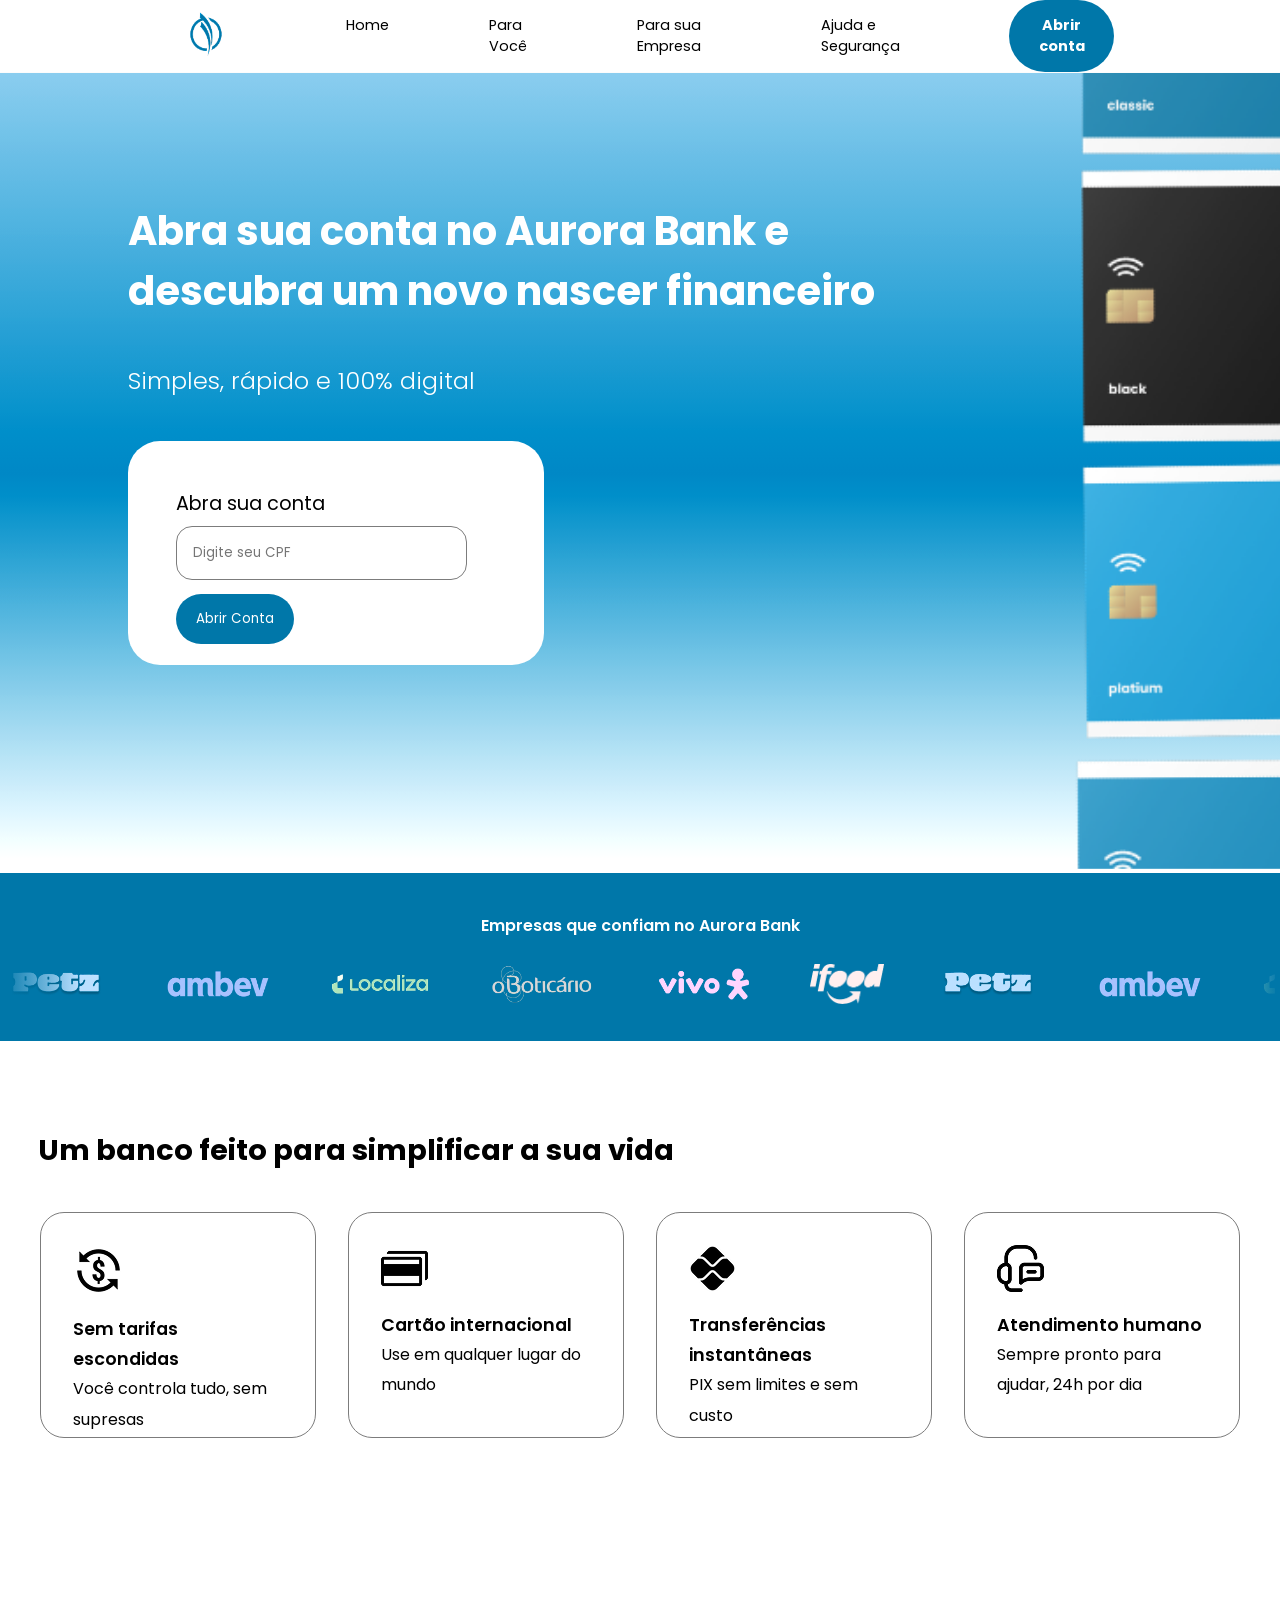
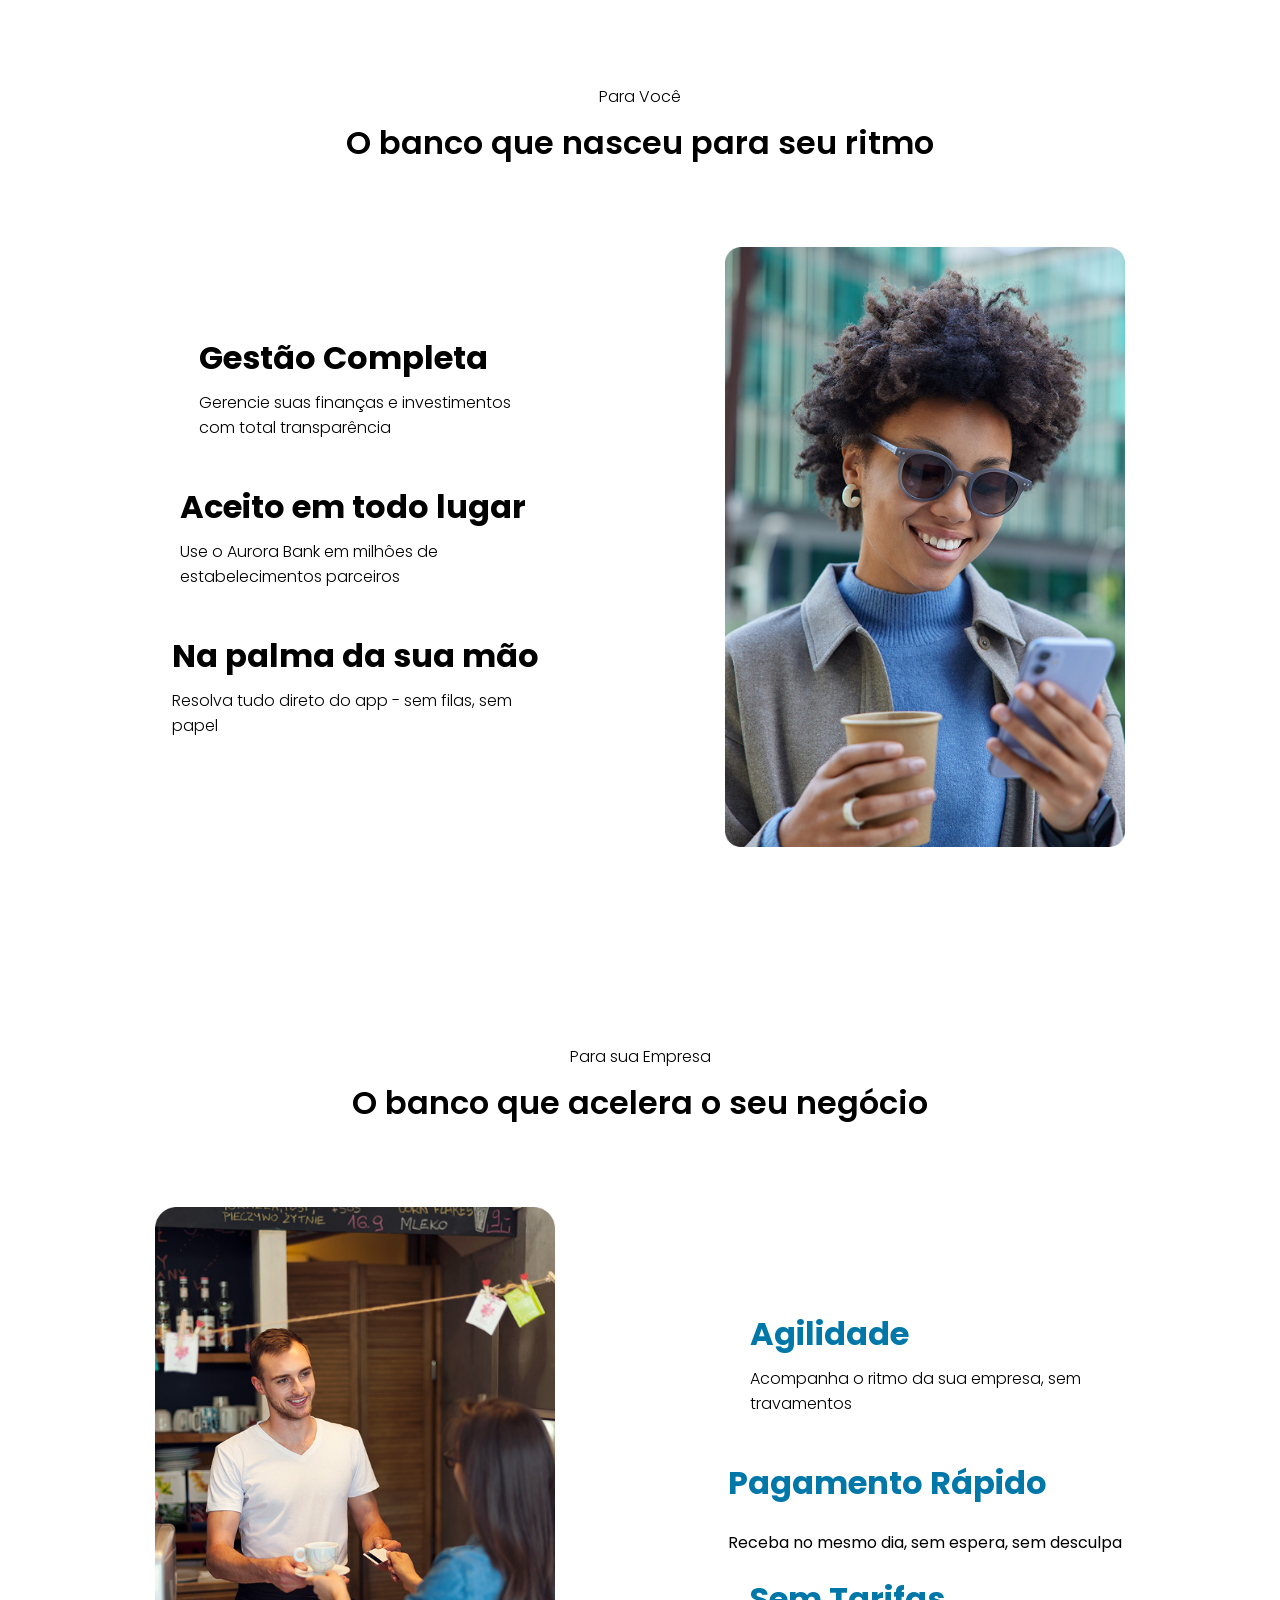
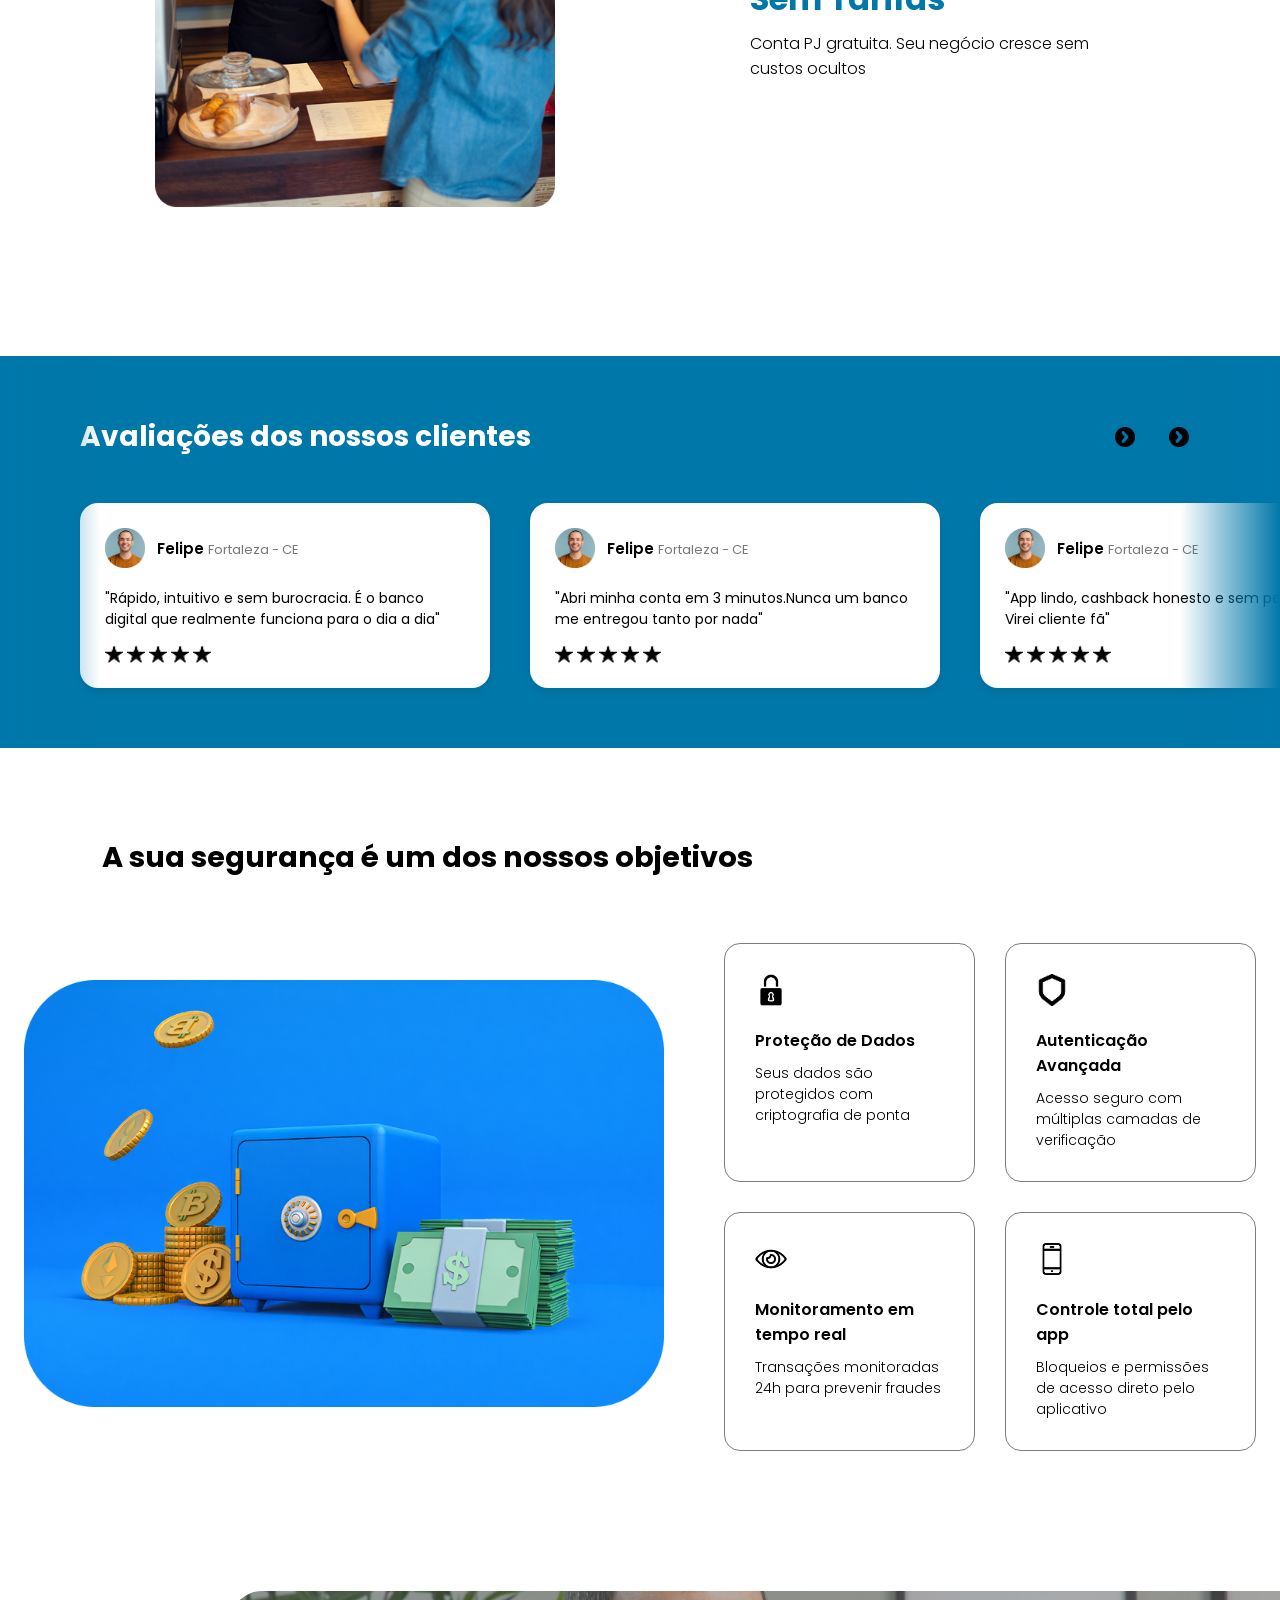
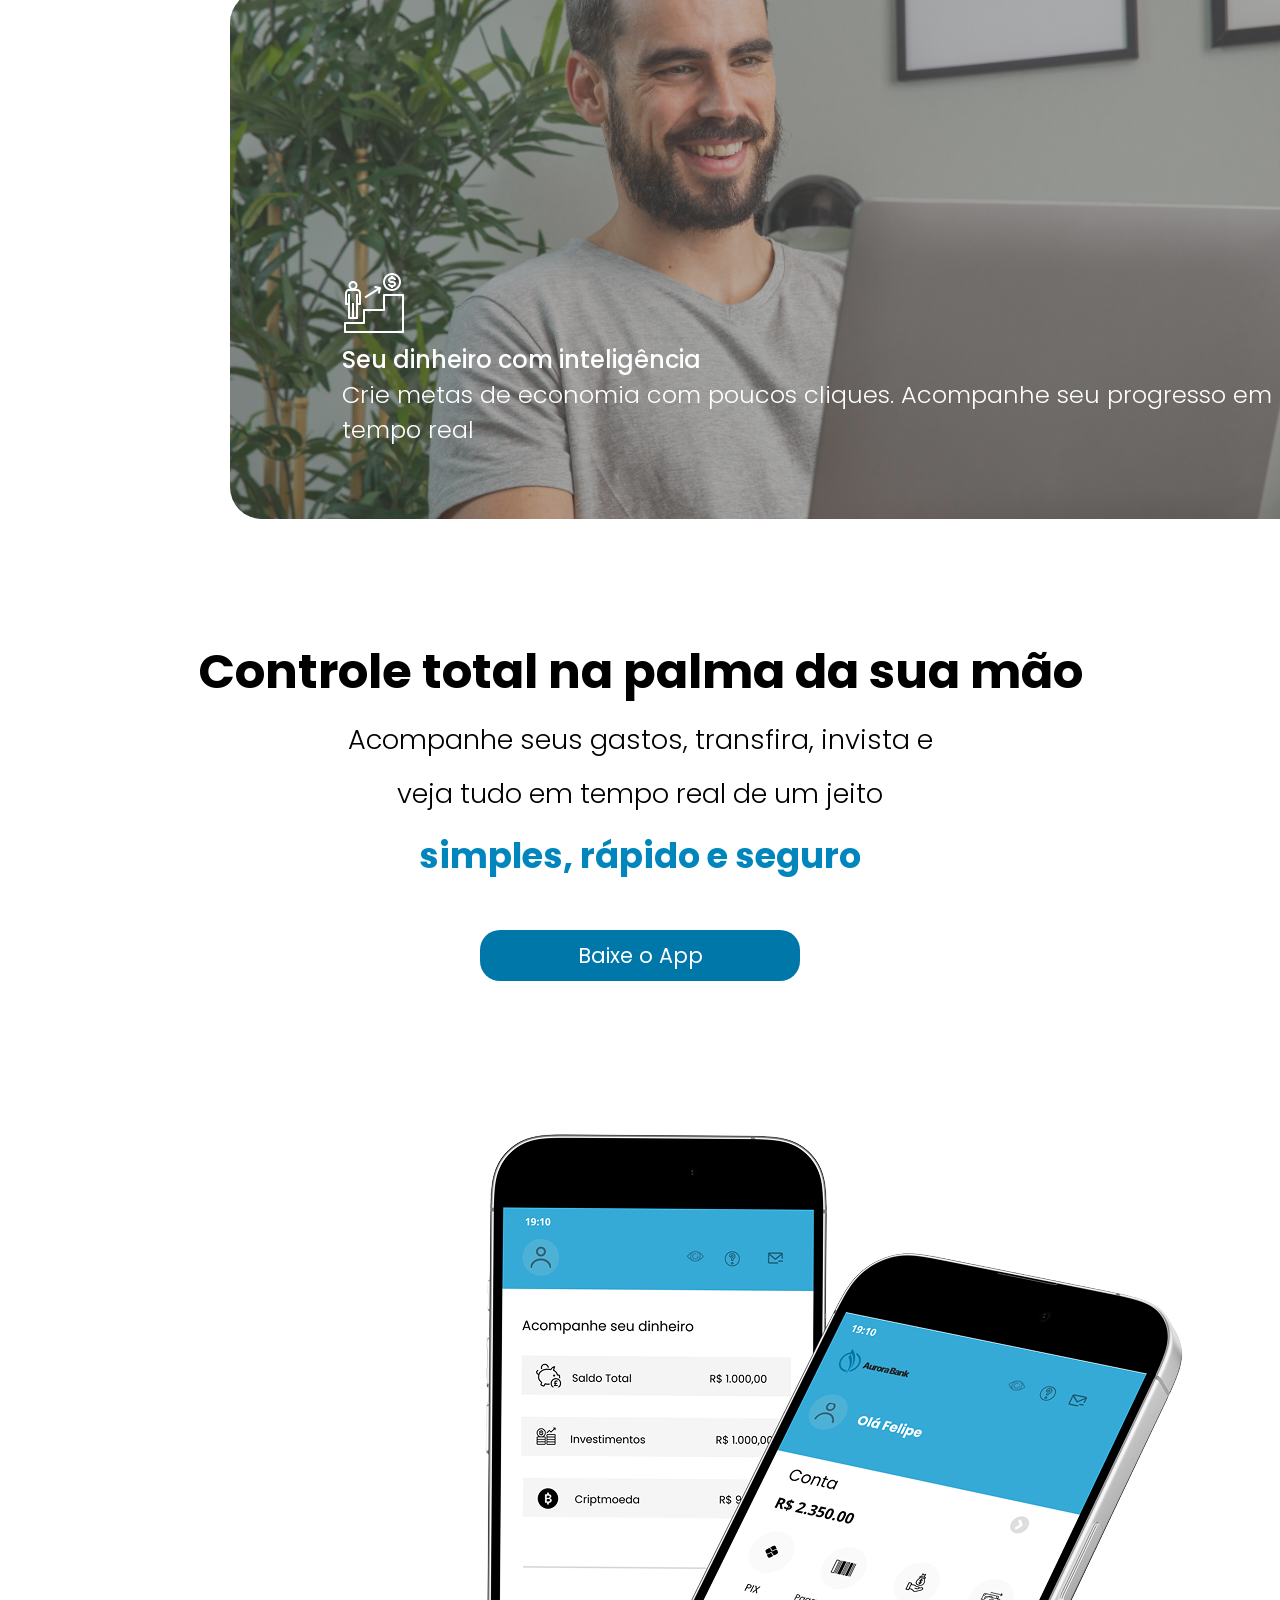
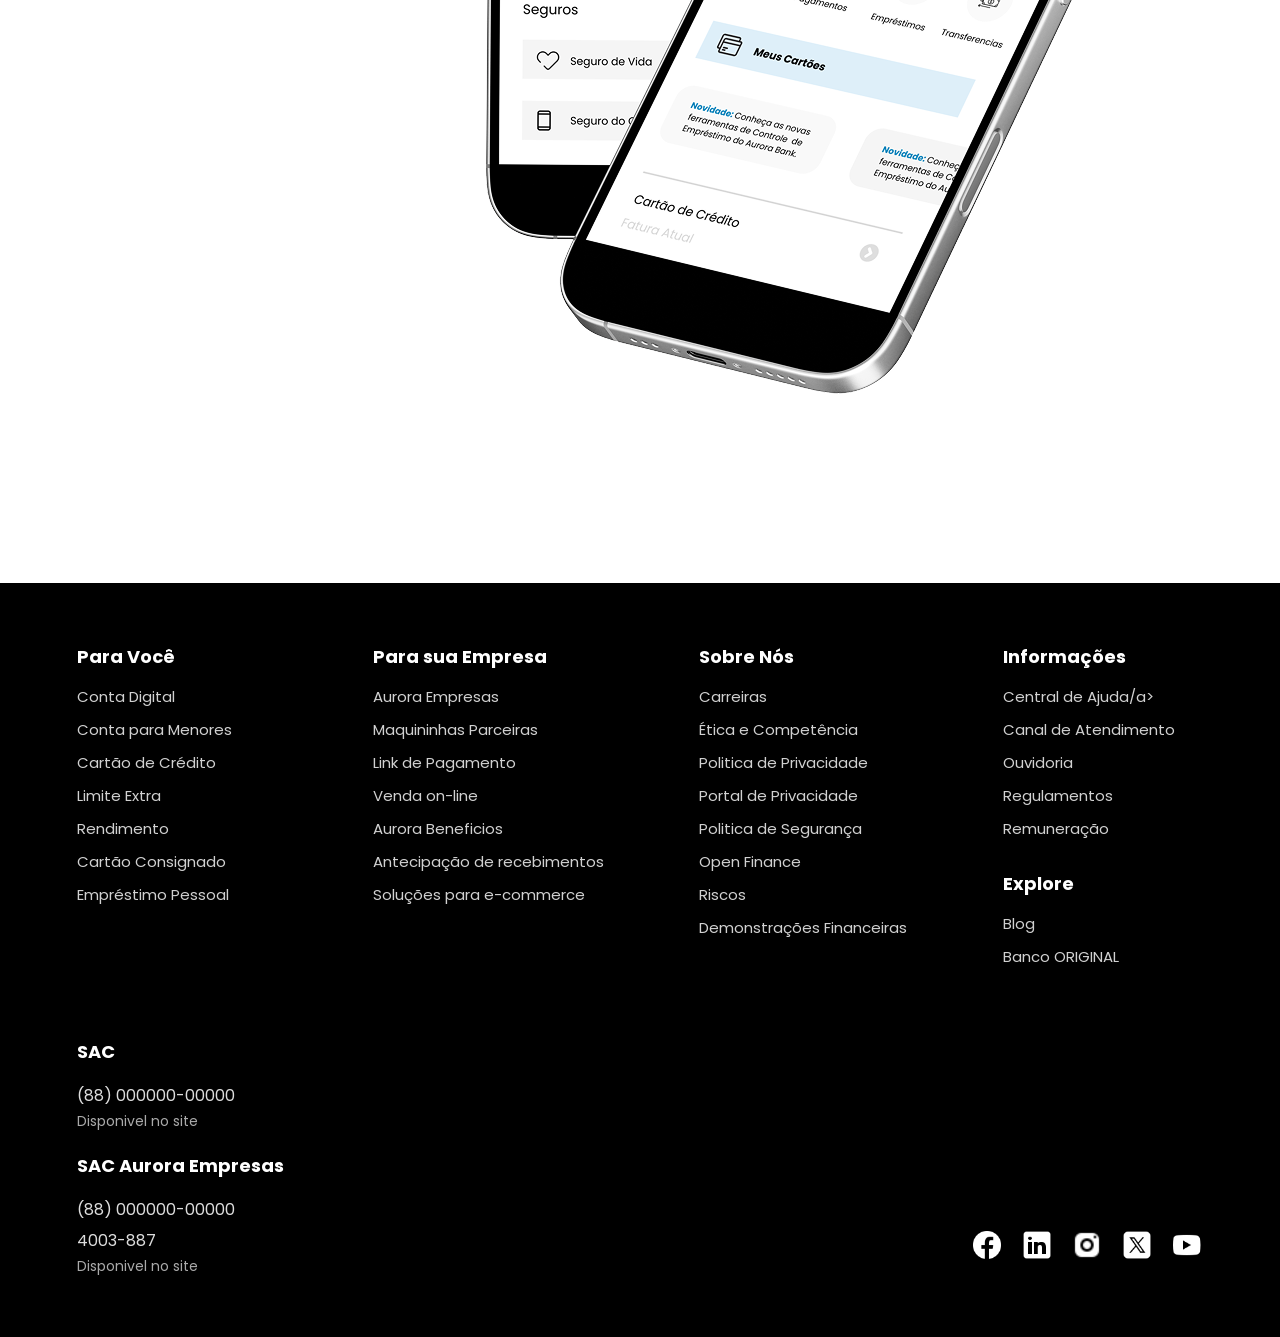
<file: index.html>
<!DOCTYPE html>
<html lang="en">
<head>
    <meta charset="UTF-8">
    <meta name="viewport" content="width=device-width, initial-scale=1.0">
    <link rel="shortcut icon" href="assets/images/aurorabank1 4.png" type="image/x-icon">
    <link rel="stylesheet" href="assets/css/style.css">
    <title>Aurora Bank</title>
</head>
<body>
    
    <!-- HTML - MENU-->
    <header>
        <nav class="nav-bar">
            <div class="logo-bar">
                <img src="assets/images/aurorabank1 4.png" alt="">
            </div>
            <div class="nav-list">
                 <ul>
                    <li class="nav-item"><a href="index.html" class="nav-link">Home </a></li>
                    <li class="nav-item"><a href="paravoce.html" class="nav-link">Para Você</a></li>
                    <li class="nav-item"><a href="empresas.html" class="nav-link">Para sua Empresa</a></li>
                    <li class="nav-item"><a href="seguranca.html" class="nav-link"> Ajuda e Segurança</a></li>
                 </ul>
            </div>
            <div class="login-button">
                  <button><a href="#">Abrir conta</a></button>
            </div>
        </nav>

    <div class="mobile-menu-icon">
            <button onclick="menuShow()"><img class="icon" src="assets/images/icons8-cardápio-24.png" alt=""></button>
     </div>

     <div class="mobile-menu">
         <ul>
             <li class="nav-item"><a href="index.html"class="nav-link">Home</a></li>
             <li class="nav-item"><a href="paravoce.html" class="nav-link">Para Você</a></li>
             <li class="nav-item"><a href="empresas.html" class="nav-link">Para sua Empresa</a></li>
             <li class="nav-item"><a href="seguranca.html" class="nav-link">Ajuda e Segurança</a></li>
         </ul>
     </div>
    </header>

   

    <!-- HTML - Section - Home-->
    <section class="section01-home" id="home">
        <h1>Abra sua conta no Aurora Bank e <br>descubra um novo nascer financeiro</h1>
        <h2>Simples, rápido e 100% digital</h2>

        <div class="div-conta">
            <p>Abra sua conta</p>
            <input type="text" placeholder="Digite seu CPF">
            <button>Abrir Conta</button>
        </div>

        <img src="assets/images/Cartao-Home2.png" id="imagem-section" alt="" srcset="">
    </section>

    <!--HTML - Section Empresas parceiras-->
    <section class="section02-empresas">
         <h1>Empresas que confiam no Aurora Bank</h1>
         <div class="logos-wrapper">
         <div class="logos">
         <img src="assets/images/image 23.png" alt="Petz">
         <img src="assets/images/image 24.png" alt="Ambev">
         <img src="assets/images/image 25.png" alt="Localiza">
         <img src="assets/images/image 26.png" alt="Oboticario">
         <img src="assets/images/image 27.png" alt="Vivo">
         <img src="assets/images/image 28.png" alt="iFood" id="ifood">
         </div>

         <div aria-hidden="false" class="logos">
         <img src="assets/images/image 23.png" alt="Petz">
         <img src="assets/images/image 24.png" alt="Ambev">
         <img src="assets/images/image 25.png" alt="Localiza">
         <img src="assets/images/image 26.png" alt="Oboticario">
         <img src="assets/images/image 27.png" alt="Vivo">
         <img src="assets/images/image 28.png" alt="iFood" id="ifood">
         </div>

         <div aria-hidden="false" class="logos">
         <img src="assets/images/image 23.png" alt="Petz">
         <img src="assets/images/image 24.png" alt="Ambev">
         <img src="assets/images/image 25.png" alt="Localiza">
         <img src="assets/images/image 26.png" alt="Oboticario">
         <img src="assets/images/image 27.png" alt="Vivo">
         <img src="assets/images/image 28.png" alt="iFood" id="ifood">
         </div>
         </div>
    </section>

     <!--HTML - Section - Beneficios com o Aurora Bank-->
     <h1 id="title-section03" >Um banco feito para simplificar a sua vida</h1>
    <section class="section03-para-você" id="voce">
                 <div class="cards-beneficios">
                        <img src="assets/images/image 81.png" alt="" id="image-section" srcset="">
                        <h2 id="title-beneficios">Sem tarifas escondidas</h2>
                         <h2 id="descricao">Você controla tudo, sem supresas</h2>
                 </div>
                 <div class="cards-beneficios">
                        <img src="assets/images/image 79.png" alt="" id="image-section" srcset="">
                        <h2 id="title-beneficios">Cartão internacional</h2>
                         <h2 id="descricao">Use em qualquer lugar do mundo</h2>
                 </div>
                 <div class="cards-beneficios">
                        <img src="assets/images/image 80.png" alt="" id="image-section" srcset="">
                        <h2 id="title-beneficios">Transferências instantâneas</h2>
                         <h2 id="descricao">PIX sem limites e sem custo</h2>
                 </div>
                 <div class="cards-beneficios">
                        <img src="assets/images/image 78.png" alt="" id="image-section" srcset="">
                        <h2 id="title-beneficios">Atendimento humano</h2>
                         <h2 id="descricao">Sempre pronto para ajudar, 24h por dia</h2>
        
                 </div>
        </section>


        <!--HTML - Section - Dia a Dia-->
        <section class="section04-dia-a-dia" id="voce">
            <div class="div-title">
              <h2>Para Você</h2>
              <h1>O banco que nasceu para seu ritmo</h1>
            </div>  
            <div class="content">
            <div class="div-left">
              <div class="div-dia">
                  
                  <h1>Gestão Completa</h1>
                  <h2>Gerencie suas finanças e investimentos <br> com total transparência</h2>
              </div>
              <div class="div-dia">
                  <h1>Aceito em todo lugar</h1>
                  <h2>Use o Aurora Bank em milhôes de estabelecimentos parceiros</h2>
              </div>
              <div class="div-dia">
                  <h1>Na palma da sua mão</h1>
                  <h2>Resolva tudo direto do app - sem filas, sem papel</h2>
              </div>
              </div>
              <div class="div-right">
              <img src="assets/images/image 99.png" alt="">
              </div>
              </div>
        </section>

        <!-- HTML -Section 05 - Empreendedor-->
        <section class="section05-empreendedor" id="empresa">
            <div class="div-title-e">
              <h2>Para sua Empresa</h2>
              <h1>O banco que acelera o seu negócio</h1>
            </div>  
            <div class="content-e">
                <div class="div-left-e">
              <img src="assets/images/image 100.png" alt="">
              </div>
            <div class="div-right-e">
              <div class="div-empreendedor">
                  
                  <h1>Agilidade</h1>
                  <h2>Acompanha o ritmo da sua empresa, sem travamentos</h2>
              </div>
              <div class="div-empreendedor">
                  <h1>Pagamento Rápido</h1>
                  <h2></h2>Receba no mesmo dia, sem espera, sem desculpa</h2>
              </div>
              <div class="div-empreendedor">
                  <h1>Sem Tarifas</h1>
                  <h2>Conta PJ gratuita. Seu negócio cresce sem custos ocultos</h2>
              </div>
              </div>
        </section>

    <!--HTML - Section - Avaliações-->
    <section class="section-avaliacoes">
    <div class="header-area">
        <h2>Avaliações dos nossos clientes</h2>

        <div class="avaliacoes-arrows">
            <button class="arrow" id="btn-left"><img src="assets/images/image 40.png"></button>
            <button class="arrow" id="btn-right"><img src="assets/images/image 40.png"></button>
        </div>
    </div>
    <div class="cards-wrapper">
    <div class="cards">
        <div class="card">
            <div class="topo">
                <img src="assets/images/image 77.png" class="avatar">
                <div>
                    <strong class="user">Felipe</strong>
                    <span class="local">Fortaleza - CE</span>
                </div>
            </div>
            <p class="text">"Rápido, intuitivo e sem burocracia. É o banco digital que realmente funciona para o dia a dia"</p>
            <div class="stars">
                <img src="assets/images/image 44.png">
                <img src="assets/images/image 44.png">
                <img src="assets/images/image 44.png">
                <img src="assets/images/image 44.png">
                <img src="assets/images/image 44.png">
            </div>
        </div>

        <div class="card">
            <div class="topo">
                <img src="assets/images/image 77.png" class="avatar">
                <div>
                    <strong class="user">Felipe</strong>
                    <span class="local">Fortaleza - CE</span>
                </div>
            </div>
            <p class="text">"Abri minha conta em 3 minutos.Nunca um banco me entregou tanto por nada"</p>
            <div class="stars">
                <img src="assets/images/image 44.png">
                <img src="assets/images/image 44.png">
                <img src="assets/images/image 44.png">
                <img src="assets/images/image 44.png">
                <img src="assets/images/image 44.png">
            </div>
        </div>

        <div class="card">
            <div class="topo">
                <img src="assets/images/image 77.png" class="avatar">
                <div>
                    <strong class="user">Felipe</strong>
                    <span class="local">Fortaleza - CE</span>
                </div>
            </div>
            <p class="text">"App lindo, cashback honesto e sem pegadinhas. Virei cliente fã"</p>
            <div class="stars">
                <img src="assets/images/image 44.png">
                <img src="assets/images/image 44.png">
                <img src="assets/images/image 44.png">
                <img src="assets/images/image 44.png">
                <img src="assets/images/image 44.png">
            </div>
        </div>

        <div class="card">
            <div class="topo">
                <img src="assets/images/image 77.png" class="avatar">
                <div>
                    <strong class="user">Felipe</strong>
                    <span class="local">Fortaleza - CE</span>
                </div>
            </div>
            <p class="text">"Economizei R$ 150 no primeiro mês da minha empresa.Atendimento humano e ágil"</p>
            <div class="stars">
                <img src="assets/images/image 44.png">
                <img src="assets/images/image 44.png">
                <img src="assets/images/image 44.png">
                <img src="assets/images/image 44.png">
                <img src="assets/images/image 44.png">
            </div>
        </div>
         <div class="cards">
        <div class="card">
            <div class="topo">
                <img src="assets/images/image 77.png" class="avatar">
                <div>
                    <strong class="user">Felipe</strong>
                    <span class="local">Fortaleza - CE</span>
                </div>
            </div>
            <p class="text">"Rápido, intuitivo e sem burocracia. É o banco digital que realmente funciona para o dia a dia"</p>
            <div class="stars">
                <img src="assets/images/image 44.png">
                <img src="assets/images/image 44.png">
                <img src="assets/images/image 44.png">
                <img src="assets/images/image 44.png">
                <img src="assets/images/image 44.png">
            </div>
        </div>

        <div class="card">
            <div class="topo">
                <img src="assets/images/image 77.png" class="avatar">
                <div>
                    <strong class="user">Felipe</strong>
                    <span class="local">Fortaleza - CE</span>
                </div>
            </div>
            <p class="text">"Abri minha conta em 3 minutos.Nunca um banco me entregou tanto por nada"</p>
            <div class="stars">
                <img src="assets/images/image 44.png">
                <img src="assets/images/image 44.png">
                <img src="assets/images/image 44.png">
                <img src="assets/images/image 44.png">
                <img src="assets/images/image 44.png">
            </div>
        </div>

        <div class="card">
            <div class="topo">
                <img src="assets/images/image 77.png" class="avatar">
                <div>
                    <strong class="user">Felipe</strong>
                    <span class="local">Fortaleza - CE</span>
                </div>
            </div>
            <p class="text">"App lindo, cashback honesto e sem pegadinhas. Virei cliente fã"</p>
            <div class="stars">
                <img src="assets/images/image 44.png">
                <img src="assets/images/image 44.png">
                <img src="assets/images/image 44.png">
                <img src="assets/images/image 44.png">
                <img src="assets/images/image 44.png">
            </div>
        </div>

        <div class="card">
            <div class="topo">
                <img src="assets/images/image 77.png" class="avatar">
                <div>
                    <strong class="user">Felipe</strong>
                    <span class="local">Fortaleza - CE</span>
                </div>
            </div>
            <p class="text">"Economizei R$ 150 no primeiro mês da minha empresa.Atendimento humano e ágil"</p>
            <div class="stars">
                <img src="assets/images/image 44.png">
                <img src="assets/images/image 44.png">
                <img src="assets/images/image 44.png">
                <img src="assets/images/image 44.png">
                <img src="assets/images/image 44.png">
            </div>
        </div>
    </div>
    </div>
    </section>

    <h1 id="title-section06">A sua segurança é um dos nossos objetivos</h1>
    <section class="section06-seguranca" id="seguranca">
       <div class="container-seguranca">
      <div class="content-seguranca">
        <div class="div-left-seguranca">
            <img src="assets/images/image 70.png" alt="" srcset="">
        </div>
        <div class="div-right-seguranca">
             <div class="cards-seguranca">
                <img src="assets/images/image 91.png" alt="" srcset="">
                <h1>Proteção de Dados</h1>
                <h2>Seus dados são protegidos com criptografia de ponta</h2>
             </div>
             <div class="cards-seguranca">
                <img src="assets/images/image 92.png" alt="" srcset="">
                <h1>Autenticação Avançada</h1>
                <h2>Acesso seguro com múltiplas camadas de verificação</h2>
             </div>
             <div class="cards-seguranca">
                <img src="assets/images/image 93.png" alt="" srcset="">
                <h1>Monitoramento em tempo real</h1>
                <h2>Transações monitoradas 24h para prevenir fraudes</h2>
             </div>
             <div class="cards-seguranca">
                <img src="assets/images/image 94.png" alt="" srcset="">
                <h1>Controle total pelo app</h1>
                <h2>Bloqueios e permissões de acesso direto pelo aplicativo</h2>
             </div>
        </div>
        </div>
    </section>

    <section class="section-compras">
        <div class="div-compras">
            <img src="assets/images/icons8-investimentos-64.png" alt="">
            <h1>Seu dinheiro com inteligência</h1>
            <h2>Crie metas de economia com poucos cliques. Acompanhe seu progresso em tempo real</h2>
        </div>
    </section>


    <!--HTML - Section 07 - App Aurora -->
    <section class="section07-app-aurora" id="app">
        <div class="app-frase">
        <h1>Controle total na palma da sua mão</h1>
        <h2>Acompanhe seus gastos, transfira, invista e <br>veja tudo em tempo real de um jeito</h2>
        <h3>simples, rápido e seguro</h3>
        <button>Baixe o App</button>
        </div>
        <img src="assets/images/image 78 (1).png" alt="" srcset="">
    </section>



   <!--HTML - Section - Rodapé-->
      <footer class="footer"> 
          <div class="footer-container">
              <div class="footer-cool">
                  <h3>Para Você</h3>
                  <a href="#">Conta Digital</a>
                  <a href="#">Conta  para Menores</a>
                  <a href="#">Cartão de Crédito</a>
                  <a href="#">Limite Extra</a>
                  <a href="#">Rendimento</a>
                  <a href="#">Cartão Consignado</a>
                  <a href="#">Empréstimo Pessoal</a>
              </div>

              <div class="footer-cool">
                  <h3>Para sua Empresa</h3>
                  <a href="#">Aurora Empresas</a>
                  <a href="#">Maquininhas Parceiras</a>
                  <a href="#">Link de Pagamento</a>
                  <a href="#">Venda on-line</a>
                  <a href="#">Aurora Beneficios</a>
                  <a href="#">Antecipação de recebimentos</a>
                  <a href="#">Soluções para e-commerce</a>
              </div>

              <div class="footer-cool">
                  <h3>Sobre Nós</h3>
                  <a href="#">Carreiras</a>
                  <a href="#">Ética e Competência</a>
                  <a href="#">Politica de Privacidade</a>
                  <a href="#">Portal de Privacidade</a>
                  <a href="#">Politica de Segurança</a>
                  <a href="#">Open Finance</a>
                  <a href="#">Riscos</a>
                  <a href="#">Demonstrações Financeiras</a>
              </div>

                <div class="footer-cool">
                  <h3>Informações</h3>
                  <a href="#">Central de Ajuda/a>
                  <a href="#">Canal de Atendimento</a>
                  <a href="#">Ouvidoria</a>
                  <a href="#">Regulamentos</a>
                  <a href="#">Remuneração</a>

                  <h3 class="mt">Explore</h3>
                  <a href="#">Blog</a>
                  <a href="#">Banco ORIGINAL</a>
              </div>

              <div class="footer-cool">
                 <h3>SAC</h3>
                 <p>(88) 000000-00000</p>
                 <span>Disponivel no site</span>

                 <h3 class="mt">SAC Aurora Empresas</h3>
                 <p>(88) 000000-00000</p>
                 <p>4003-887</p>
                 <span>Disponivel no site</span>
              </div>

              <div class="footer-social">
                 <img src="assets/images/icons8-facebook-novo-50.png" alt="">
                 <img src="assets/images/icons8-linkedin-50.png" alt="">
                 <img src="assets/images/icons8-instagram-24.png" alt="">
                 <img src="assets/images/icons8-x-50.png" alt="">
                 <img src="assets/images/icons8-youtube-50.png" alt="">
              </div>
          </div>
      </footer>

    
    <script src="assets/js/main.js" defere></script>
</body>
</html>
</file>
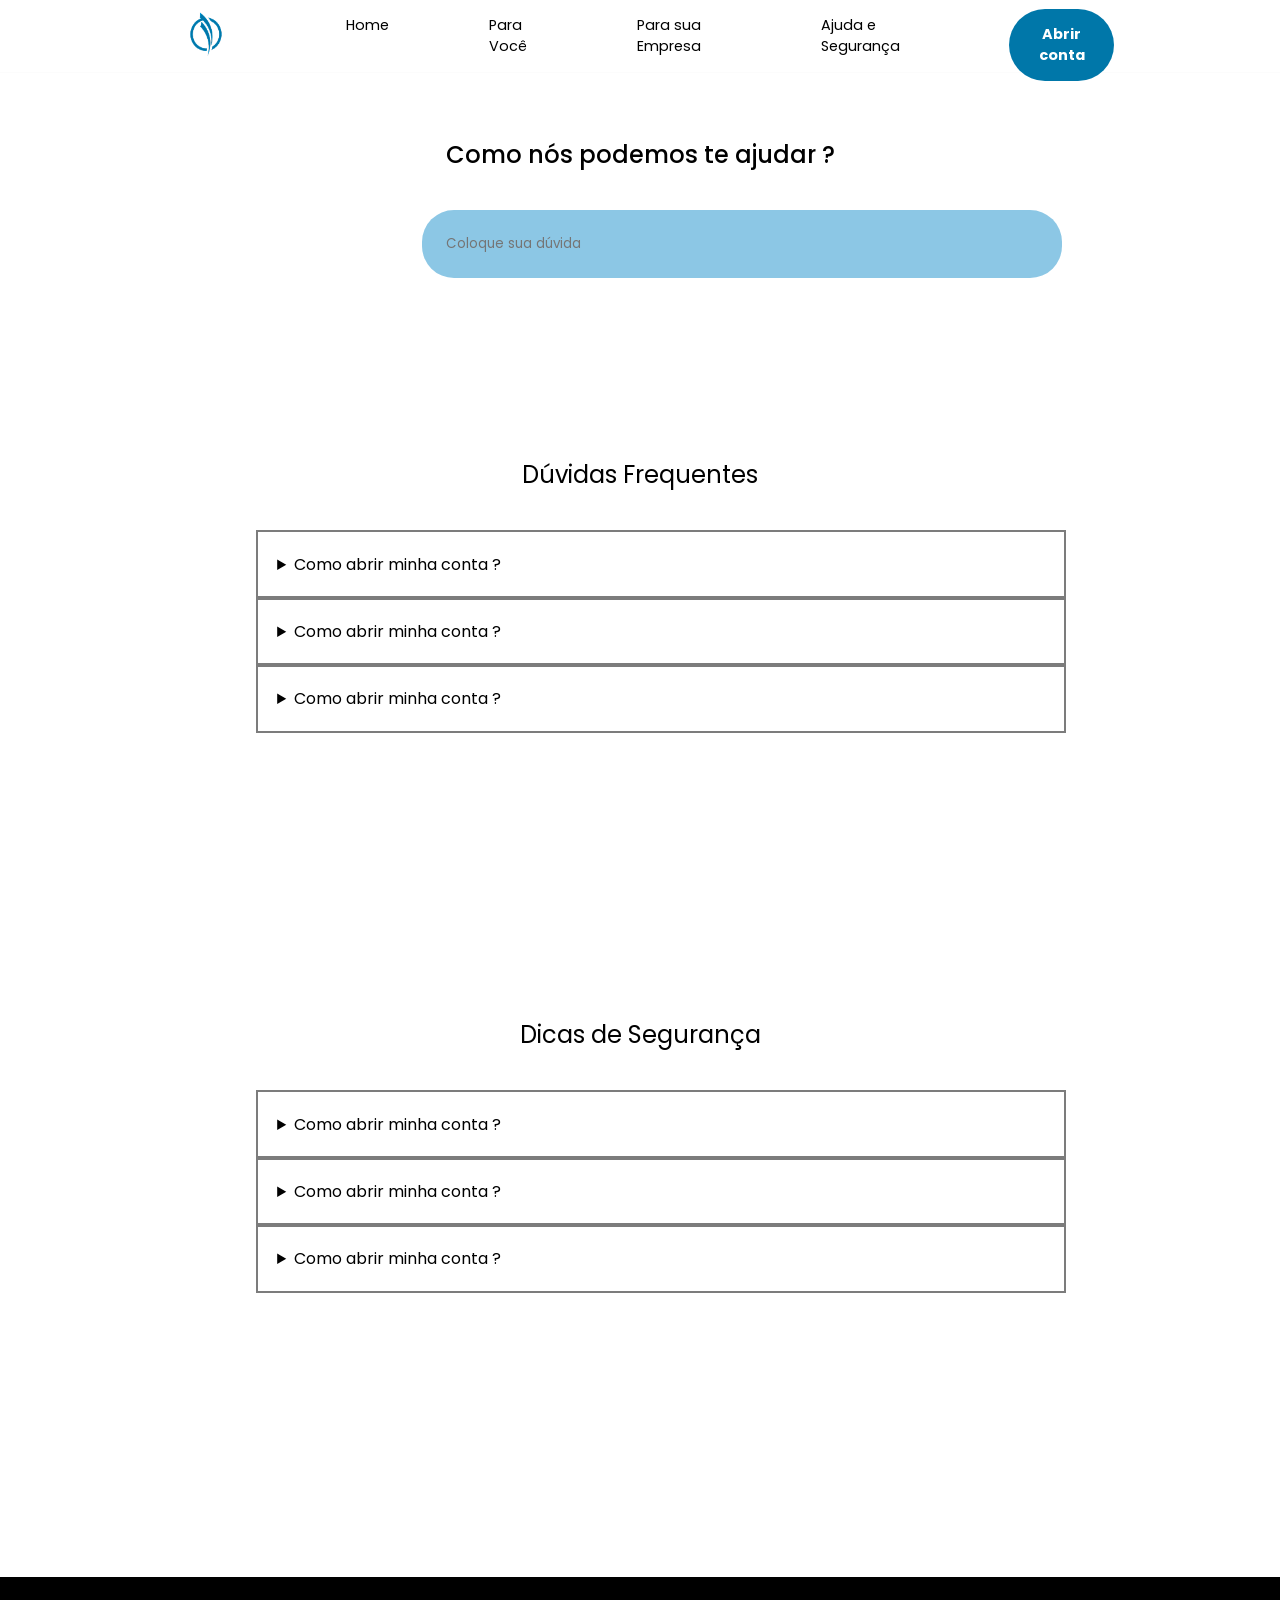
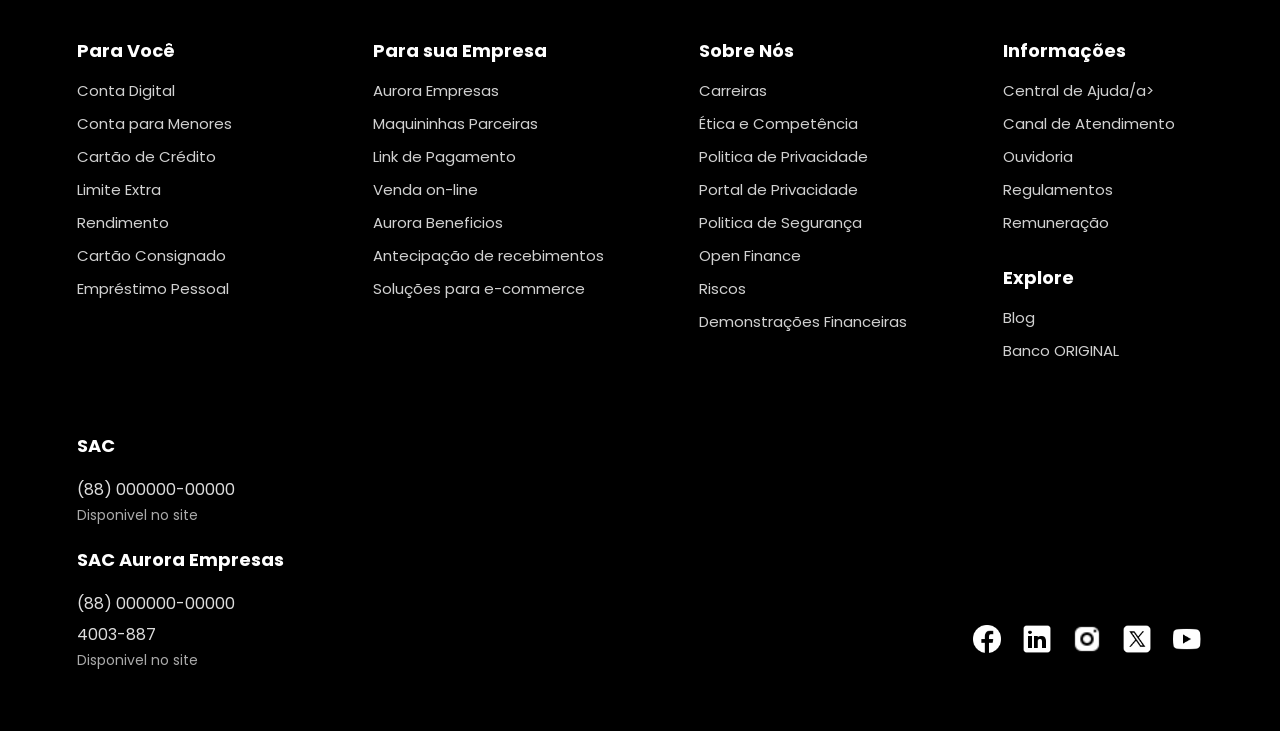
<file: seguranca.html>
<!DOCTYPE html>
<html lang="en">
<head>
    <meta charset="UTF-8">
    <meta name="viewport" content="width=device-width, initial-scale=1.0">
     <link rel="stylesheet" href="assets/css/seguranca.css">
     <link rel="shortcut icon" href="assets/images/aurorabank1 4.png" type="image/x-icon">
    <title>Ajuda e Segurança</title>
</head>
<body>
     <!-- HTML - MENU-->
    <header>
        <nav class="nav-bar">
            <div class="logo-bar">
                <img src="assets/images/aurorabank1 4.png" alt="">
            </div>
            <div class="nav-list">
                 <ul>
                    <li class="nav-item"><a href="index.html" class="nav-link">Home </a></li>
                    <li class="nav-item"><a href="paravoce.html" class="nav-link">Para Você</a></li>
                    <li class="nav-item"><a href="empresas.html" class="nav-link">Para sua Empresa</a></li>
                    <li class="nav-item"><a href="seguranca.html" class="nav-link"> Ajuda e Segurança</a></li>
                 </ul>
            </div>
            <div class="login-button">
                  <button><a href="#">Abrir conta</a></button>
            </div>
        </nav>

         <div class="mobile-menu-icon">
            <button onclick="menuShow()"><img class="icon" src="assets/images/icons8-cardápio-24.png" alt=""></button>
     </div>

     <div class="mobile-menu">
         <ul>
             <li><a href="index.html">Home</a></li>
             <li><a href="paravoce.html">Para Você</a></li>
             <li><a href="empresas.html">Para sua Empresa</a></li>
             <li><a href="seguranca.html">Ajuda e Segurança</a></li>
         </ul>
     </div>
    </header>

    <section class="section-busca">
         <h1> Como nós podemos te ajudar ?</h1>
         <input type="search" name="busca" id="busca-duvida" placeholder="Coloque sua dúvida">
    </section>

   <section class="section-duvidas">
      <h1> Dúvidas Frequentes</h1>
        <details>
            <summary>Como abrir minha conta ?</summary>
            <p>Para abrir sua conta, basta clicar no botão "Abrir Conta" localizado no canto superior direito do site. Você será direcionado para um formulário de cadastro onde deverá preencher suas informações pessoais, como nome completo, CPF, endereço de e-mail e número de telefone. Após preencher o formulário, siga as instruções para concluir o processo de abertura de conta.</p>
        </details>

        <details>
            <summary>Como abrir minha conta ?</summary>
            <p>Para abrir sua conta, basta clicar no botão "Abrir Conta" localizado no canto superior direito do site. Você será direcionado para um formulário de cadastro onde deverá preencher suas informações pessoais, como nome completo, CPF, endereço de e-mail e número de telefone. Após preencher o formulário, siga as instruções para concluir o processo de abertura de conta.</p>
        </details>

        <details>
            <summary>Como abrir minha conta ?</summary>
            <p>Para abrir sua conta, basta clicar no botão "Abrir Conta" localizado no canto superior direito do site. Você será direcionado para um formulário de cadastro onde deverá preencher suas informações pessoais, como nome completo, CPF, endereço de e-mail e número de telefone. Após preencher o formulário, siga as instruções para concluir o processo de abertura de conta.</p>
        </details>
   </section>

   <section class="section-duvidas">
      <h1>Dicas de Segurança</h1>
        <details>
            <summary>Como abrir minha conta ?</summary>
            <p>Para abrir sua conta, basta clicar no botão "Abrir Conta" localizado no canto superior direito do site. Você será direcionado para um formulário de cadastro onde deverá preencher suas informações pessoais, como nome completo, CPF, endereço de e-mail e número de telefone. Após preencher o formulário, siga as instruções para concluir o processo de abertura de conta.</p>
        </details>

        <details>
            <summary>Como abrir minha conta ?</summary>
            <p>Para abrir sua conta, basta clicar no botão "Abrir Conta" localizado no canto superior direito do site. Você será direcionado para um formulário de cadastro onde deverá preencher suas informações pessoais, como nome completo, CPF, endereço de e-mail e número de telefone. Após preencher o formulário, siga as instruções para concluir o processo de abertura de conta.</p>
        </details>

        <details>
            <summary>Como abrir minha conta ?</summary>
            <p>Para abrir sua conta, basta clicar no botão "Abrir Conta" localizado no canto superior direito do site. Você será direcionado para um formulário de cadastro onde deverá preencher suas informações pessoais, como nome completo, CPF, endereço de e-mail e número de telefone. Após preencher o formulário, siga as instruções para concluir o processo de abertura de conta.</p>
        </details>
   </section>

     <!--HTML - Section - Rodapé-->
      <footer class="footer"> 
          <div class="footer-container">
              <div class="footer-cool">
                  <h3>Para Você</h3>
                  <a href="#">Conta Digital</a>
                  <a href="#">Conta  para Menores</a>
                  <a href="#">Cartão de Crédito</a>
                  <a href="#">Limite Extra</a>
                  <a href="#">Rendimento</a>
                  <a href="#">Cartão Consignado</a>
                  <a href="#">Empréstimo Pessoal</a>
              </div>

              <div class="footer-cool">
                  <h3>Para sua Empresa</h3>
                  <a href="#">Aurora Empresas</a>
                  <a href="#">Maquininhas Parceiras</a>
                  <a href="#">Link de Pagamento</a>
                  <a href="#">Venda on-line</a>
                  <a href="#">Aurora Beneficios</a>
                  <a href="#">Antecipação de recebimentos</a>
                  <a href="#">Soluções para e-commerce</a>
              </div>

              <div class="footer-cool">
                  <h3>Sobre Nós</h3>
                  <a href="#">Carreiras</a>
                  <a href="#">Ética e Competência</a>
                  <a href="#">Politica de Privacidade</a>
                  <a href="#">Portal de Privacidade</a>
                  <a href="#">Politica de Segurança</a>
                  <a href="#">Open Finance</a>
                  <a href="#">Riscos</a>
                  <a href="#">Demonstrações Financeiras</a>
              </div>

                <div class="footer-cool">
                  <h3>Informações</h3>
                  <a href="#">Central de Ajuda/a>
                  <a href="#">Canal de Atendimento</a>
                  <a href="#">Ouvidoria</a>
                  <a href="#">Regulamentos</a>
                  <a href="#">Remuneração</a>

                  <h3 class="mt">Explore</h3>
                  <a href="#">Blog</a>
                  <a href="#">Banco ORIGINAL</a>
              </div>

              <div class="footer-cool">
                 <h3>SAC</h3>
                 <p>(88) 000000-00000</p>
                 <span>Disponivel no site</span>

                 <h3 class="mt">SAC Aurora Empresas</h3>
                 <p>(88) 000000-00000</p>
                 <p>4003-887</p>
                 <span>Disponivel no site</span>
              </div>

              <div class="footer-social">
                 <img src="assets/images/icons8-facebook-novo-50.png" alt="">
                 <img src="assets/images/icons8-linkedin-50.png" alt="">
                 <img src="assets/images/icons8-instagram-24.png" alt="">
                 <img src="assets/images/icons8-x-50.png" alt="">
                 <img src="assets/images/icons8-youtube-50.png" alt="">
              </div>
          </div>
      </footer>

    
    
</body>
</html>
</file>
<file: assets/css/style.css>
@import url('https://fonts.googleapis.com/css2?family=Poppins:ital,wght@0,100;0,200;0,300;0,400;0,500;0,600;0,700;0,800;0,900;1,100;1,200;1,300;1,400;1,500;1,600;1,700;1,800;1,900&display=swap');


:root{
   --azul01: #0077a9;
   --azul02: #0086bd;
   --azul03: #36aad6;
   --azul04: #8cc7e5;
   --azul05: #deeff9;
   --branco: #FFFF;
   --preto: #0000;
   --cinza: #7c7c7c;
   --cinza02: #fcfcfc;
}

    


/* CSS - MENU */

html,
body{
    width: 100%;
    overflow-x: hidden;
}

*{
    padding: 0;
    margin: 0;
    font-family: 'Poppins', sans-serif;
}

header{
    border-bottom: 1px solid var(--cinza02);
    position: relative;
    z-index: 9999;
}

.nav-bar{
    display: flex;
    justify-content: space-between;
    padding: 1.5rem 6rem;
    height: 1.5em;
    margin:  0 170px;
    align-items: center;
}

.logo-bar{
    display: flex;
    align-items: center;
}

.logo-bar img{
    margin-top: 1px;
    width: 80px;
    height: 80px;
    transform: translateX(200px);
}

.nav-list{
    display: flex;
    align-items: center;
}

.nav-list ul{
    display: flex;
    justify-content: center;
    list-style: none;
    gap: 100px;
}


.nav-item{
    text-decoration: none;
    font-size: 0.9rem;
    font-weight: 400;
}

.nav-link{
    position: relative;
    z-index: 100000;
    color: black;
    text-decoration: none;
}


.login-button button{
    border: none;
    background-color: var(--azul01);
    padding: 15px 20px;
    border-radius: 40px;
    transform: translateX(-200px);
    

}

.login-button button a{
    text-decoration: none;
    color: var(--branco);
    font-weight: bold;
    font-size: 0.9rem;
}


.mobile-menu-icon{
    display: none;
}


.mobile-menu{
    display: none;
    
}

/* CSS - Section 01 - Home */

.section01-home{
    height: 50rem;
    position: relative;
    overflow: hidden;
}

.section01-home::after{
     content: "";
     position: absolute;
     inset: 0;
     background: linear-gradient(var(--azul04), var(--azul02), var(--branco));
     background-repeat: no-repeat;
     background-size: 100% 100%;
     background-position: 65% center;
      filter: contrast(1.08) saturate(1.05);
}

.section01-home h1{
    position: relative;
    z-index: 1;
    margin-top: 10%;
    margin-left: 10%;
    font-size: 2.5rem;
    color: var(--branco);
}

.section01-home h2{
    position: relative;
    z-index: 1;
    font-weight: 300;
    margin-left: 10%;
    line-height: 5;
    color: var(--branco);
}

#imagem-section{
    position: relative;
    width: 52rem;
    z-index: 1;
    transform: translate(900px, -676.2px);
}

.div-conta{
    position: relative;
    z-index: 1;
    width: 20rem;
    height: 8rem;
    background-color: var(--branco);
    margin-left: 10%;
    padding: 3rem;
    border-radius: 2rem;
}

.div-conta p{
    font-size: 1.2rem;
    margin-bottom: 0.5rem;
}

.div-conta input{
    padding: 1rem;
    margin-bottom: 0.9rem;
    border-radius: 1rem;
    border: 1px solid var(--cinza);
}

.div-conta button{
    border: none;
    background-color: var(--azul01);
    padding: 15px 20px;
    border-radius: 40px;
    color: var(--branco);
}
/* CSS - Section 02 - Empresas parceiras */

.section02-empresas{
    background-color: var(--azul01);
    height: 8rem;
    text-align: center;
    padding: 40px 0 0px 0;
    overflow: hidden;
    position: relative;
}

.section02-empresas::before,
.section02-empresas::after {
    content: "";
    position: absolute;
    top: 0;
    width: 80px;
    height: 100%;
    z-index: 2;
    pointer-events: none;
}

/* esquerda */
.section02-empresas::before {
    left: 0;
    background: linear-gradient(to right, var(--azul01), transparent);
}

/* direita */
.section02-empresas::after {
    right: 0;
    background: linear-gradient(to left, var(--azul01), transparent);
}

.section02-empresas h1{
    color: var(--branco);
    font-size: 1rem;
    margin-bottom: -10px;
    font-weight: 600;
}

.logos-wrapper{
    display: flex;
    width: max-content;
    animation: scroll 35s linear infinite;
    
}

.logos{
    display: flex;
    justify-content: center;
    align-items: center;
    gap: 50px;
    flex-wrap: wrap;
    padding-right: 3rem;
}

.logos img{
    height: 7rem;
    transition: .3s;
    opacity: 0.5s;
}

.logos img:hover{
    transform: scale(1.1);
    opacity: 1;
}

#ifood{
    height: 40px;
}

#natura{
    height: 40px;
}

@keyframes scroll {
    0%{transform: translateX(0);}
    100%{transform: translateX(-30%);}
}

/* CSS - Section 03 - Beneficios Aurora Bank */

#title-section03{
    margin-top: 5.5rem;
    margin-left: 3%;
    font-size: 1.8rem;
}


.section03-para-você{
    height: 24rem;
    display: flex;
    flex-wrap: wrap;
    padding: 1.5rem;

}

.cards-beneficios{
    flex: 1 1 100px;
    margin: 10px;
    border: 1px solid var(--cinza);
    height: 10rem;
    width: 3rem;
    margin: 1rem;
    padding: 2rem;
    border-radius: 1.5rem;
}

.cards-beneficios h2{
    line-height: 1.9rem;
}


#title-beneficios{
    margin-top: 5%;
    font-weight: 600;
    font-size: 1.1rem;
}

#descricao{
    font-weight: 400;
    font-size: 1rem;
}


#seta-section{
    width: 2,1rem;
    margin-top: 5%;
    margin-left: 90%;
    cursor: pointer;
} 


/* CSS - Section 04 - Dia a Dia */

.section04-dia-a-dia{
    height: 50rem;
    padding: 80px 20px;
}


.div-title{
    text-align: center;
    margin-bottom: 80px;
}


.div-title h1{
    font-size: 2rem;
    font-weight: 600;   
}

.div-title h2{
    display: block;
    font-size: 1rem;
    font-weight: 300;
    margin-bottom: 10px;;
}

.content{
    display: flex;
    justify-content: space-between;
    align-items: center;
    gap: 60px;
    max-width: 1200px;
    margin: 0 auto;
    padding: 0 80px;
}

.div-left{
    flex: 1 ;
    display: flex;
    flex-direction: column;
    gap: 20px;
    align-items: center;
}

.div-dia h1{ 
    font-size: 2rem;
    margin-bottom: 8px;
}

.div-dia h2{
    font-size: 1rem;
    font-weight: 300;
    max-width: 350px;
    margin-bottom: 23px;
}

.div-right{
    flex: 1;
    display: flex;
    justify-content: center;
    
}

.div-right img{
    width: 100%;
    max-width: 400px;
    object-fit: cover;
}



/* CSS - Section - Empreendedor */
.section05-empreendedor{
    height: 52rem;
    padding: 80px 20px;
}

.div-title-e{
    text-align: center;
    margin-bottom: 80px;
}

.div-title-e h2{
    display: block;
    font-size: 1rem;
    font-weight: 300;
    margin-bottom: 10px;;
}

.div-title-e h1{
    font-size: 2rem;
    font-weight: 600;   
}

.content-e{
    
    display: flex;
    justify-content: space-between;
    align-items: center;
    gap: 60px;
    max-width: 1200px;
    margin: 0 auto;
    padding: 0 80px;
}

.div-left-e{
    flex: 1;
    display: flex;
    justify-content: center;
}

.div-left-e img{
    width: 100%;
    max-width: 400px;
    object-fit: cover;
}

.div-right-e{
    flex: 1 ;
    display: flex;
    flex-direction: column;
    gap: 20px;
    align-items: center;
}

.div-empreendedor h1{ 
    font-size: 2rem;
    margin-bottom: 8px;
    color: var(--azul01);
}

.div-empreendedor h2{
    font-size: 1rem;
    font-weight: 300;
    max-width: 350px;
    margin-bottom: 23px;
}



/* CSS - Section - Avaliações */

.section-avaliacoes {
    background: var(--azul01);
    padding: 60px 80px;
    color: var(--branco);
    overflow: hidden;
    position: relative;
}

.section-avaliacoes::before,
.section-avaliacoes::after {
    content: "";
    position: absolute;
    top: 0;
    width: 100px;
    height: 100%;
    z-index: 2;
    pointer-events: none;
}

.section-avaliacoes::before {
    left: 0;
    background: linear-gradient(to right, var(--azul01), transparent);
}

.section-avaliacoes::after {
    right: 0;
    background: linear-gradient(to left, var(--azul01), transparent);
}

.header-area {
    display: flex;
    justify-content: space-between;
    align-items: center;
    margin-bottom: 45px;
}

.header-area h2 {
    font-size: 28px;
    font-weight: 700;
}

.avaliacoes-arrows{
    display: flex;
    gap: 12px;
}

.arrow {
    background: transparent;
    border: none;
    width: 42px;
    height: 42px;
    border-radius: 8px;
    cursor: pointer;
    display: flex;
    align-items: center;
    justify-content: center;
}

.arrow img {
    width: 20px;
}

.cards-wrapper{
    display: flex;
    animation: scrollCards 50s linear infinite;
    will-change: transform;
}

.cards {
    display: flex;
    gap: 40px;
    justify-content: center;
    flex-shrink: 0;
}

@keyframes scrollCards {
    from{
        transform: translateX(0);
    }
    to{
        transform: translateX(-100%);
    }
}

.card {
    background: var(--branco);
    width: 360px;
    border-radius: 18px;
    padding: 25px;
    box-shadow: 0 4px 10px rgba(0,0,0,0.08);
    color: #000;
    transition: transform 0.3ms ease, box-shadow 0.3s ease;
}

.card.hover{
    transform: translateY(-8px);
    box-shadow: 0 20px 40px var(--cinza);
}

.topo {
    display: flex;
    align-items: center;
    gap: 12px;
    margin-bottom: 20px;
}

.avatar {
    width: 40px;
    height: 40px;
    border-radius: 8px;
}

.user {
    font-size: 15px;
    font-weight: 600;
}

.local {
    font-size: 13px;
    color: #777;
}

.text {
    font-size: 14px;
    line-height: 1.5;
    margin-bottom: 15px;
}

.stars {
    display: flex;
    gap: 4px;
}

.stars img {
    width: 18px;
    height: 18px;
}

/*CSS - Section - Segurança */
.section06-seguranca{
    height: 39rem;
    display: flex;
    flex-wrap: wrap;
    padding: 1.5rem;
}

#title-section06{
    margin-top: 5.5rem;
    margin-left: 8%;
    font-size: 1.8rem;
    margin-bottom: 40px;
}

.container-seguranca{
    max-width: 1400px;
    margin: 0 auto;

}

.content-seguranca{
    display: flex;
    align-items: center;
    gap: 60px;
}

.div-left-seguranca{
    flex: 1;
}

.div-left-seguranca img{
    width: 40rem;
    object-fit: cover;
}

.div-right-seguranca{
    flex: 1;
    display: grid;
    grid-template-columns: repeat(2, 1fr);
    gap: 30px;
}

.cards-seguranca{
    padding: 30px;
    border-radius: 16px;
    border: 1px solid var(--cinza);
    transition: 0.3s;
}

.cards-seguranca img{
    width: 2rem;
    margin-bottom: 15px;
}

.cards-seguranca h1{
    font-size: 16px;
    margin-bottom: 10px;
    font-weight: 600;
}

.cards-seguranca h2{
    font-size: 14px;
    font-weight: 300;
    line-height: 1.5;
}


/* CSS - Section - Compras */
.section-compras{
    height: 40rem;
}

.div-compras{
    height: 33rem;
    width: 70rem;
    background: linear-gradient(rgba(100, 100, 100, 0.45), rgba(90, 90, 90, 0.45)), url("../images/smiley-man-working-from-home-laptop.jpg");
    background-size: cover;
    background-position: center right;
    background-repeat: no-repeat;
    margin-left: 18%;
    border-radius: 2rem;

}
.div-compras img{
    margin-top: 25%;
    margin-left: 10%;
}

.div-compras h1{
    color: var(--branco);
    margin-left: 10%;
    font-weight: 500;

}

.div-compras h2{
    color: var(--branco);
    margin-left: 10%;
    font-weight: 300;
}


/* CSS - App Aurora */
.section07-app-aurora{
    height: 97rem;
}

.section07-app-aurora img{
      margin-left: 30%;
      transform: translateY(-100px);
}

.section07-app-aurora img:hover{
    transform: scale(1.1);
}

.app-frase{
    text-align: center;
}

.app-frase h1{
    font-size: 3rem;
    line-height: 1.7;
}

.app-frase h2{
    font-size: 1.7rem;
    font-weight: 300;
    line-height: 2;
}

.app-frase h3{
    font-size: 2.2rem;
    line-height: 2;
    color: var(--azul02);
}



.app-frase button{
    margin-top: 3%;
    padding: 10px;
    width: 20rem;
    font-size: 1.3rem;
    border-radius: 20px;
    border: none;
    color: var(--branco);
    background-color: var(--azul01);
    cursor: pointer;
}
/* CSS - Rodapé */

.footer {
    background: #000;
    padding: 60px 6%;
    color: #fff;
}

.footer-container {
    display: flex;
    justify-content: space-between;
    gap: 60px;
    flex-wrap: wrap;
}

.footer-cool {
    display: flex;
    flex-direction: column;
    min-width: 200px;
}

.footer-cool h3 {
    font-size: 18px;
    margin-bottom: 15px;
    font-weight: 700;
}

.footer-cool a {
    color: #d1d1d1;
    text-decoration: none;
    margin-bottom: 10px;
    font-size: 15px;
    transition: .3s;
    display: inline-block;
}

.footer-cool a:hover {
    color: #fff;
}

.footer-cool p {
    margin: 3px 0;
    color: #ddd;
}

.footer-cool span {
    font-size: 14px;
    color: #aaa;
}

.footer-cool .mt {
    margin-top: 20px;
}

/* Ícones sociais */
.footer-social {
    margin-top: 17%;
    display: flex;
    gap: 18px;
    margin-left: 2%;
}

.footer-social img {
    width: 32px;
    height: 32px;
    cursor: pointer;
    transition: .3s;
}

.footer-social img:hover {
    opacity: 0.7;
}

/* Media Queries */

@media screen and (max-width: 1500px){
    .logo-bar{
        transform: translateX(-300px);
    }

    .login-button{
        transform: translateX(300px);
    }

    #imagem-section{
        width: 55rem;
    }
}

@media screen and (max-width: 1200px){
    .nav-bar{
        padding: 1.5rem 2rem;
        margin: 0 1rem;
    }

    .nav-list{
        display: none;
    }

    .nav-button{
        display: none;
    }

    .logo-bar{
        transform: translateX(-170px);
    }

    .mobile-menu-icon{
        display: block;
        position: absolute;
        top: 1.5rem;
        transform: translateX(1100px);
        z-index: 30;
    }

    .mobile-menu-icon button{
        background-color: transparent;
        border: none;
        cursor: pointer;
        padding: 0;
    }

    .login-button{
        transform: translateX(80px);
    }

    .mobile-menu{
        display: none;
        position: absolute;
        top: 3.8rem;
        right: 1.5rem;
        background: var(--branco);
        padding: 1rem 1.2rem;
        border-radius: 8px;
        box-shadow: 0 4px 12px rgba(0,0,0,0.08);
        z-index: 29;
        width: 90%;
        margin-top: 1%;
    }

    .mobile-menu.open{
        display: block;
    }

    .mobile-menu ul {
        display: flex;
        flex-direction: column;
        padding: 1rem 0;
        margin: 0;
        list-style: none;
    }

    .mobile-menu .nav-item{
        padding: 0.8rem 1.5rem;
        border-bottom: 1px solid rgba(0, 0, 0, 0.08);
    }

    .mobile-menu .nav-link{
        display: block;
        padding: 0.5rem 0;
    }

    .section01-home{
        position: relative;
        height: 50rem;
    }

    .section01-home h1{
        z-index: 999;
    }

    .section01-home h2{
        z-index: 999;
    }

    #imagem-section{
       width: 51rem;
        transform: translate(450px, -590px);
        
    }

    .div-conta{
        z-index: 999;
    }

    .section06-seguranca{
        height: 60rem;
    }

    .content-seguranca{
        flex-direction: column;
    }

    .div-compras{
        width: 55rem;
        margin-left: 15%;
    }

    .app-frase h1{
        font-size: 2.5rem;
    }

    .app-frase h2{
        font-size: 1.5rem;
    }

    .app-frase h3{
        font-size: 2rem;
    }

    .section07-app-aurora img{
        margin-left: 20%;
    }
}

@media screen and (max-width: 850px){
    .mobile-menu-icon{
        transform: translateX(750px);
    }

    .section01-home{
        height: 73rem;
    }

    #imagem-section{
        width: 40rem;
        transform: translate(150px, 2px);
    }

    .section03-para-você{
        height: 30rem;
    }

    #title-section03{
        text-align: center;

    }

    .div-conta{
        margin-left: 25%;
    }


    .cards-beneficios{
        width: 12rem;
    }

    .section06-seguranca{
        height: 65rem;
    }

    .div-compras{
        width: 40rem;
        height: 25rem;
        margin-left: 13%;
    }

    .section-compras{
        height: 35rem;
    }

    .app-frase h1{
        font-size: 2rem;
    }

    .app-frase h2{
        font-size: 1.2rem;
    }

    .app-frase h3{
        font-size: 1.5rem;
    }

    .section07-app-aurora{
        height: 80rem;
    }

    .section07-app-aurora img{
        width: 47rem;
        margin-left: 9%;
    }
}

@media screen and (max-width: 550px){
    .mobile-menu-icon{
        transform: translateX(450px);
    }

    .section01-home{
        height: 80rem;
    }

    #imagem-section{
        transform: translate(-15px);
    }

    .div-conta{
        margin-left: 10%;
    }

    .section03-para-você{
        height: 35rem;
    }

    .cards-beneficios{
        height: 12rem;
    }

    .section04-dia-a-dia{
        height: 75rem;
    }

    .content{
        display: flex;
        flex-direction: column;
    }

    .section05-empreendedor{
        height: 80rem;
    }

    .content-e{
        display: flex;
        flex-direction: column;
    }

    .content-seguranca{
        display: flex;
        flex-direction: column;
    }

    .div-left-seguranca img{
        width: 28rem;
    }

    .div-compras{
        width: 30rem;
        margin-left: 6%;
    }

    .section07-app-aurora{
        height: 60rem;
    }

    .section07-app-aurora img{
        width: 30rem;
        margin-left: 8%;
    }

    .app-frase h1{
        font-size: 1.5rem;
    }

    .app-frase h2{
        font-size: 1.1rem;
        line-height: 2;
    }
}


@media screen and (max-width: 400px){
    .logo-bar{
       transform: translateX(-220px);
    }

    .login-button{
        transform: translateX(140px);
    }

    .mobile-menu-icon{
        transform: translateX(330px);
    }

    .section01-home{
        height: 75rem;
    }

    .section01-home h1{
        font-size: 2rem;
        margin-top: 15%;
    }

    .section01-home h2{
        font-size: 1.2rem;
    }

    .div-conta{
        width: 14rem;
    }

    .div-conta p{
        margin-left: -8%;
    }

    .div-conta input{
        width: 13rem;
        margin-left: -8%;
    }

    .div-conta button{
        margin-left: -8%;
    }

    #imagem-section{
        transform: translate(-80px);
    }

    .section03-para-você{
        height: 80rem;
    }

    .section04-dia-a-dia{
        height: 83rem;
    }

    .section04-dia-a-dia img{
        width: 14rem;
    }

    .section05-empreendedor img{
         width: 14rem;
    }

    .header-area h2{
        font-size: 1.3rem;
        transform: translateX(-20px);
    }

    .arrow{
        transform: translateX(50px);
    }

    .section06-seguranca{
        height: 80rem;
    }

    .div-left-seguranca img{
        width: 20rem;

    }

    .div-right-seguranca{
        display: flex;
        flex-direction: column;
    }

    .div-compras{
        height: 30rem;
        width: 21rem;
    }

    .div-compras img{
        margin-top: 70%;
    }

    .div-compras h1{
        font-size: 1.3rem;
    }

    .div-compras h2{
        font-size: 1.1rem;
    }

    .section07-app-aurora{
       height: 53rem;
    }

    .app-frase h1{
        font-size: 1.1rem;
    }

    .app-frase h2{
        font-size: 0.9rem;
    }

    .app-frase h3{
        font-size: 1.2rem;
    }

    .app-frase button{
        width: 12rem;
        font-size: 1rem;
    }

    .section07-app-aurora img{
       transform: translateX(-30px);
       width: 25rem;

    }



    
}
</file>
<file: assets/css/seguranca.css>
@import url('https://fonts.googleapis.com/css2?family=Poppins:ital,wght@0,100;0,200;0,300;0,400;0,500;0,600;0,700;0,800;0,900;1,100;1,200;1,300;1,400;1,500;1,600;1,700;1,800;1,900&display=swap');


:root{
   --azul01: #0077a9;
   --azul02: #0086bd;
   --azul03: #36aad6;
   --azul04: #8cc7e5;
   --azul05: #deeff9;
   --branco: #FFFF;
   --preto: #0000;
   --cinza: #7c7c7c;
   --cinza02: #fcfcfc;
}

    


/* CSS - MENU */

*{
    padding: 0;
    margin: 0;
    font-family: 'Poppins', sans-serif;
}

header{
    border-bottom: 1px solid var(--cinza02);
    position: relative;
}

.nav-bar{
    display: flex;
    justify-content: space-between;
    padding: 1.5rem 6rem;
    height: 1.5em;
    margin:  0 170px;
}

.logo-bar{
    display: flex;
    align-items: center;
}

.logo-bar img{
    margin-top: 1px;
    width: 80px;
    height: 80px;
    transform: translateX(200px);
}

.nav-list{
    display: flex;
    align-items: center;
}

.nav-list ul{
    display: flex;
    justify-content: center;
    list-style: none;
    gap: 100px;
}


.nav-item{
    text-decoration: none;
    font-size: 0.9rem;
    font-weight: 400;
}

.nav-link{
    color: black;
    text-decoration: none;
}

.login-button{
    margin-top: -15px;
}


.login-button button{
    border: none;
    background-color: var(--azul01);
    padding: 15px 20px;
    border-radius: 40px;
    transform: translateX(-200px);
    

}

.login-button button a{
    text-decoration: none;
    color: var(--branco);
    font-weight: bold;
    font-size: 0.9rem;
}

.mobile-menu{
    display: none;
}

.mobile-menu-icon{
    display: none;
}


.section-busca{
    height: 20rem;
}

.section-busca h1{
    text-align: center;
    font-weight: 500;
    font-size: 1.5rem;
    margin-top: 5%;
}

#busca-duvida{
    border: none;
    background: var(--azul04);
    margin-left: 33%;
    margin-top: 3%;
    padding: 1.5rem;
    width: 40rem;
    border-radius: 2rem;
}

.section-duvidas{
    height: 35rem;
    margin: 0 auto;
}

.section-duvidas h1{
    font-size: 1.5rem;
    text-align: center;
    margin-bottom: 3%;
    font-weight: 400;
}

.section-duvidas details summary{
    width: 60%;
     margin-left: 20%;
     padding: 1.5%;
     border: 2px solid var(--cinza);

}

.section-duvidas details p{
    background-color: var(--cinza02);
    padding: 1.5%;
    width: 60%;
    margin-left: 20%;
}

/* CSS - Rodapé */

.footer {
    background: #000;
    padding: 60px 6%;
    color: #fff;
}

.footer-container {
    display: flex;
    justify-content: space-between;
    gap: 60px;
    flex-wrap: wrap;
}

.footer-cool {
    display: flex;
    flex-direction: column;
    min-width: 200px;
}

.footer-cool h3 {
    font-size: 18px;
    margin-bottom: 15px;
    font-weight: 700;
}

.footer-cool a {
    color: #d1d1d1;
    text-decoration: none;
    margin-bottom: 10px;
    font-size: 15px;
    transition: .3s;
    display: inline-block;
}

.footer-cool a:hover {
    color: #fff;
}

.footer-cool p {
    margin: 3px 0;
    color: #ddd;
}

.footer-cool span {
    font-size: 14px;
    color: #aaa;
}

.footer-cool .mt {
    margin-top: 20px;
}

/* Ícones sociais */
.footer-social {
    margin-top: 17%;
    display: flex;
    gap: 18px;
    margin-left: 2%;
}

.footer-social img {
    width: 32px;
    height: 32px;
    cursor: pointer;
    transition: .3s;
}

.footer-social img:hover {
    opacity: 0.7;
}
 
@media screen and (max-width: 1200px) {
    *{
        padding: 0;
        margin: 0;
        font-family: 'Poppins', sans-serif;
    }

    header{
        border-bottom: 1px solid var(--cinza02);
        position: relative;
    }

    .nav-bar{
        display: flex;
        justify-content: space-between;
        padding: 1.5rem 2rem;
        margin: 0 1rem;
        gap: 20px;
    }

    .nav-list ul{
        gap: 50px;
    }

    .section-busca{
        height: auto;
        padding: 2rem;
    }

    .section-busca h1{
        font-size: 1.3rem;
    }

    #busca-duvida{
        margin-left: 0;
        width: 90%;
    }

  
}

/* Tablet Portrait - 768px até 992px */
@media screen and (max-width: 992px){
    *{
        padding: 0;
        margin: 0;
        font-family: 'Poppins', sans-serif;
    }

    header{
        border-bottom: 1px solid var(--cinza02);
        position: relative;
    }

    .nav-bar{
        display: flex;
        justify-content: space-between;
        padding: 1.5rem 2rem;
        margin: 0 1rem;
        gap: 10px;
    }

    .nav-list{
        display: none;
    }

    .mobile-menu-icon{
        display: block;
        position: absolute;
        top: 1.5rem;
        right: 1.5rem;
        z-index: 30;
    }

    .mobile-menu-icon button{
        background-color: transparent;
        border: none;
        cursor: pointer;
        padding: 0;
    }

    .login-button{
        margin-right: 3rem;
    }

    .section-busca{
        height: auto;
        padding: 2rem 1rem;
    }

    .section-busca h1{
        font-size: 1.2rem;
        margin-bottom: 1rem;
    }

    #busca-duvida{
        border: none;
        background: var(--azul04);
        margin-left: 0;
        width: 100%;
        max-width: 400px;
        display: block;
        margin: 1rem auto;
        padding: 1.5rem;
        border-radius: 2rem;
    }

    .section-perguntas{
        height: auto;
        padding: 2rem 1rem;
    }

    .section-perguntas h1{
        margin-left: 0.5rem;
        font-size: 1rem;
    }

    .div-perguntas{
        width: 95%;
        height: auto;
        min-height: 200px;
        margin-left: auto;
        margin-right: auto;
        margin-top: 1.5rem;
        border-radius: 1.5rem;
    }

    .section-seguranca{
        height: auto;
        padding: 2rem 1rem;
    }

    .section-seguranca h1{
        margin-left: 0.5rem;
        font-size: 1rem;
    }

    .div-seguranca{
        width: 95%;
        height: auto;
        min-height: 200px;
        margin-left: auto;
        margin-right: auto;
        margin-top: 1.5rem;
        border-radius: 1.5rem;
    }

    .footer {
        background: #000;
        padding: 40px 3%;
        color: #fff;
    }

    .footer-container {
        display: flex;
        justify-content: space-between;
        gap: 30px;
        flex-wrap: wrap;
    }

    .footer-cool {
        min-width: 150px;
    }

    .footer-cool h3 {
        font-size: 16px;
    }

    .footer-cool a {
        font-size: 13px;
    }
}

/* Mobile - 576px até 768px */
@media screen and (max-width: 768px){
    *{
        padding: 0;
        margin: 0;
        font-family: 'Poppins', sans-serif;
    }

    header{
        position: relative;
    }

    .nav-bar{
        padding: 1rem 1rem;
        margin: 0;
        gap: 10px;
    }

    .logo-bar img{
        width: 50px;
        height: 50px;
    }

    .login-button button{
        padding: 10px 15px;
        font-size: 0.8rem;
    }

    .section-busca{
        height: auto;
        padding: 1.5rem 1rem;
    }

    .section-busca h1{
        font-size: 1.1rem;
        margin-bottom: 1rem;
    }

    #busca-duvida{
        padding: 1.2rem;
        width: 100%;
        font-size: 0.95rem;
    }

    .section-perguntas{
        height: auto;
        padding: 1.5rem 1rem;
    }

    .section-perguntas h1{
        margin-left: 0;
        font-size: 0.95rem;
        margin-bottom: 1rem;
    }

    .div-perguntas{
        width: 98%;
        height: auto;
        min-height: 150px;
        padding: 1rem;
    }

    .section-seguranca{
        height: auto;
        padding: 1.5rem 1rem;
    }

    .section-seguranca h1{
        margin-left: 0;
        font-size: 0.95rem;
        margin-bottom: 1rem;
    }

    .div-seguranca{
        width: 98%;
        height: auto;
        min-height: 150px;
        padding: 1rem;
    }

    .footer {
        padding: 30px 2%;
    }

    .footer-container {
        gap: 20px;
    }

    .footer-cool h3 {
        font-size: 14px;
    }

    .footer-cool a {
        font-size: 12px;
    }
}

/* Small Mobile - até 576px */
@media screen and (max-width: 576px){
    *{
        padding: 0;
        margin: 0;
        font-family: 'Poppins', sans-serif;
        font-size: 14px;
    }

    header{
        position: relative;
    }

    .nav-bar{
        padding: 0.8rem 0.5rem;
        margin: 0;
        gap: 8px;
    }

    .logo-bar img{
        width: 45px;
        height: 45px;
        margin-left: 0;
    }

    .login-button button{
        padding: 8px 12px;
        font-size: 0.7rem;
    }

    .section-busca{
        height: auto;
        padding: 1rem 0.8rem;
    }

    .section-busca h1{
        font-size: 1rem;
        margin-top: 1rem;
        margin-bottom: 1rem;
    }

    #busca-duvida{
        border: none;
        background: var(--azul04);
        margin-left: 0;
        margin-top: 1rem;
        padding: 1rem;
        width: 100%;
        border-radius: 1.5rem;
        font-size: 0.9rem;
    }

    .section-perguntas{
        height: auto;
        padding: 1rem 0.8rem;
    }

    .section-perguntas h1{
        margin-left: 0;
        font-weight: 300;
        font-size: 0.9rem;
        margin-bottom: 1rem;
    }

    .div-perguntas{
        width: 100%;
        height: auto;
        min-height: 120px;
        margin-left: 0;
        background: var(--cinza02);
        margin-top: 1rem;
        border-radius: 1rem;
        padding: 1rem;
    }

    .section-seguranca{
        height: auto;
        padding: 1rem 0.8rem;
    }

    .section-seguranca h1{
        margin-left: 0;
        font-weight: 300;
        font-size: 0.9rem;
        margin-bottom: 1rem;
    }

    .div-seguranca{
        width: 100%;
        height: auto;
        min-height: 120px;
        margin-left: 0;
        background: var(--cinza02);
        margin-top: 1rem;
        border-radius: 1rem;
        padding: 1rem;
    }

    .footer {
        background: #000;
        padding: 25px 2%;
        color: #fff;
    }

    .footer-container {
        display: flex;
        justify-content: space-between;
        gap: 15px;
        flex-wrap: wrap;
    }

    .footer-cool {
        display: flex;
        flex-direction: column;
        min-width: 100px;
    }

    .footer-cool h3 {
        font-size: 12px;
        margin-bottom: 8px;
    }

    .footer-cool a {
        color: #d1d1d1;
        text-decoration: none;
        margin-bottom: 6px;
        font-size: 11px;
    }

    .footer-cool a:hover {
        color: #fff;
    }

    .footer-cool p {
        margin: 2px 0;
        color: #ddd;
        font-size: 10px;
    }

    .footer-cool span {
        font-size: 10px;
        color: #aaa;
    }

    .footer-cool .mt {
        margin-top: 10px;
    }

    .footer-social {
        margin-top: 10px;
        display: flex;
        gap: 12px;
        margin-left: 0;
    }

    .footer-social img {
        width: 24px;
        height: 24px;
    }
}

@media screen and (max-width: 1500px){
      .logo-bar{
           transform: translateX(-300px);
      }

        .login-button{
            transform: translateX(300px);
        }
}

@media screen and (max-width: 1200px){
    .nav-list{
        display: none;
    }
      .mobile-menu-icon{
        display: block;
        position: absolute;
        top: 1.5rem;
        right: 7rem;
        z-index: 30;
    }

    .mobile-menu-icon button{
        background-color: transparent;
        border: none;
        cursor: pointer;
        padding: 0;
    }

    .login-button{
        margin-right: 10rem;
    }

    .mobile-menu{
        display: none;
        position: absolute;
        top: 3.8rem;
        right: 1.5rem;
        background: var(--branco);
        padding: 1rem 1.2rem;
        border-radius: 8px;
        box-shadow: 0 4px 12px rgba(0,0,0,0.08);
        z-index: 29;
        width: 90%;
        margin-top: 1%;
    }

    .mobile-menu.open{
        display: block;
    }

    .mobile-menu ul {
        display: flex;
        flex-direction: column;
        padding: 1rem 0;
        margin: 0;
        list-style: none;
    }

    .mobile-menu .nav-item{
        padding: 0.8rem 1.5rem;
        border-bottom: 1px solid rgba(0, 0, 0, 0.08);
    }

    .mobile-menu .nav-link{
        display: block;
        padding: 0.5rem 0;
    }

    .mobile-menu-icon{
        transform: translateX(50px);
    }

    .logo-bar{
        transform: translateX(-100px);
    }

    .section-busca input{
        transform: translateX(100px);
    }

}


@media screen and (max-width: 400px){
    .logo-bar{
        transform: translate(-170px, 5px);
    }

    .logo-bar img{
        width: 70px;
        height: 70px;
    }
     .login-button{
        transform: translate(240px, 18px);
     }

     .nav-bar{
        height: 3rem;
     }
      #busca-duvida{
        width: 20rem;
        transform: translateX(50px);
     }

     .section-duvidas{
        height: 35rem;
     }
}
</file>
